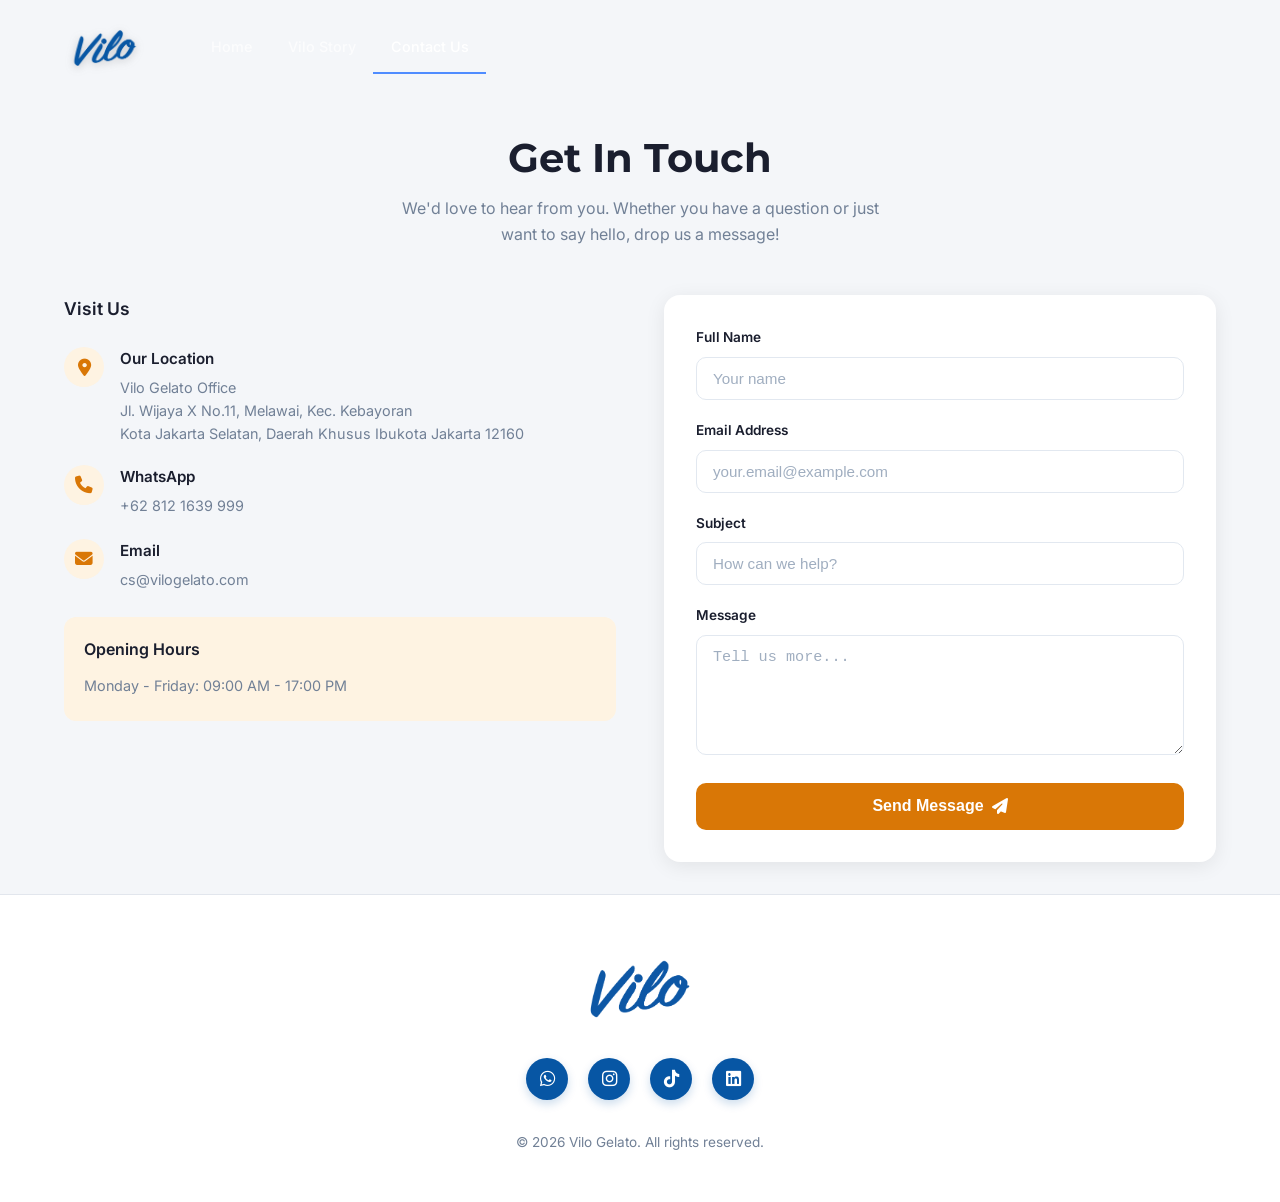
<file: contact.html>
<!DOCTYPE html>
<html lang="en">
<head>
    <meta charset="UTF-8">
    <meta name="viewport" content="width=device-width, initial-scale=1.0">
    <meta name="description" content="Contact Us - VIMS">
    <title>Contact Us - VIMS</title>
    
    <link rel="preconnect" href="https://fonts.googleapis.com">
    <link rel="preconnect" href="https://fonts.gstatic.com" crossorigin>
    <link href="https://fonts.googleapis.com/css2?family=Inter:wght@300;400;500;600;700&family=Playfair+Display:wght@400;500;600;700&family=Montserrat:wght@400;500;600&display=swap" rel="stylesheet">
    
    <link href="https://cdnjs.cloudflare.com/ajax/libs/font-awesome/6.4.0/css/all.min.css" rel="stylesheet">
    
    <link rel="stylesheet" href="css/style.css">
</head>
<body>
    <div class="vims-mobile-topbar" id="vims-mobile-topbar">
        <a href="index.html" class="vims-brand-link" aria-label="Home">
            <img src="images/logo.svg" alt="VILO" class="vims-mobile-logo">
        </a>
        <button class="vims-hamburger" id="vims-hamburger" aria-label="Toggle menu" title="Menu">
            <i class="fas fa-bars"></i>
        </button>
    </div>

    <nav class="vims-navbar" id="vims-navbar">
        <div class="vims-navbar-inner">
            <div class="vims-brand vims-desktop-brand">
                <a href="index.html" class="vims-brand-link" aria-label="Home">
                    <img src="images/logo.svg" alt="VILO" class="vims-brand-logo">
                </a>
            </div>

            <div class="vims-menu">
                <div class="vims-nav-root">
                    <a href="index.html" class="vims-nav-link">Home</a>
                </div>
                <div class="vims-nav-root">
                    <a href="story.html" class="vims-nav-link">Vilo Story</a>
                </div>
                <div class="vims-nav-root active">
                    <a href="contact.html" class="vims-nav-link">Contact Us</a>
                </div>
            </div>
        </div>
    </nav>

    <div class="vims-overlay" id="vims-overlay"></div>

    <div class="vims-main" style="padding-top: 100px;">
        <div class="contact-container">
            <div class="contact-header">
                <h1>Get In Touch</h1>
                <p>We'd love to hear from you. Whether you have a question or just want to say hello, drop us a message!</p>
            </div>

            <div class="contact-grid">
                <div class="contact-info-section">
                    <h3>Visit Us</h3>

                    <div class="contact-item">
                        <div class="contact-icon">
                            <i class="fas fa-map-marker-alt"></i>
                        </div>
                        <div class="contact-details">
                            <h4>Our Location</h4>
                            <p>Vilo Gelato Office<br>Jl. Wijaya X No.11, Melawai, Kec. Kebayoran<br>Kota Jakarta Selatan, Daerah Khusus Ibukota Jakarta 12160</p>
                        </div>
                    </div>

                    <div class="contact-item">
                        <div class="contact-icon">
                            <i class="fas fa-phone"></i>
                        </div>
                        <div class="contact-details">
                            <h4>WhatsApp</h4>
                            <a href="https://wa.me/628121639999" target="_blank">+62 812 1639 999</a>
                        </div>
                    </div>

                    <div class="contact-item">
                        <div class="contact-icon">
                            <i class="fas fa-envelope"></i>
                        </div>
                        <div class="contact-details">
                            <h4>Email</h4>
                            <a href="mailto:cs@vilogelato.com">cs@vilogelato.com</a>
                        </div>
                    </div>

                    <div class="opening-hours">
                        <h4>Opening Hours</h4>
                        <p>Monday - Friday: 09:00 AM - 17:00 PM</p>
                    </div>
                </div>

                <div class="contact-form-section">
                    <div class="contact-form-card">
                        <form action="#" method="POST">
                            <div class="form-group">
                                <label for="name">Full Name</label>
                                <input type="text" id="name" name="name" placeholder="Your name" required>
                            </div>

                            <div class="form-group">
                                <label for="email">Email Address</label>
                                <input type="email" id="email" name="email" placeholder="your.email@example.com" required>
                            </div>

                            <div class="form-group">
                                <label for="subject">Subject</label>
                                <input type="text" id="subject" name="subject" placeholder="How can we help?">
                            </div>

                            <div class="form-group">
                                <label for="message">Message</label>
                                <textarea id="message" name="message" placeholder="Tell us more..." required></textarea>
                            </div>

                            <button type="submit" class="submit-btn">
                                Send Message
                                <i class="fas fa-paper-plane"></i>
                            </button>
                        </form>
                    </div>
                </div>
            </div>
        </div>
    </div>

    <footer class="vims-footer">
        <div class="vims-main" style="padding: 0 2.5rem;">
            <img src="images/logo.svg" class="vims-footer-logo" alt="Vilo Logo">
            <div class="vims-footer-socials">
                <a href="https://api.whatsapp.com/send/?phone=628161639999" target="_blank" aria-label="WhatsApp"><i class="fab fa-whatsapp"></i></a>
                <a href="https://www.instagram.com/vilogelato/" target="_blank" aria-label="Instagram"><i class="fab fa-instagram"></i></a>
                <a href="https://tiktok.com/vilogelato" target="_blank" aria-label="TikTok"><i class="fab fa-tiktok"></i></a>
                <a href="https://www.linkedin.com/company/vilo-gelato01/" target="_blank" aria-label="LinkedIn"><i class="fab fa-linkedin"></i></a>
            </div>
            <p class="vims-footer-copy">© 2026 Vilo Gelato. All rights reserved.</p>
        </div>
    </footer>

    <script src="js/script.js"></script>
</body>
</html>
</file>
<file: css/style.css>
:root {
    --vims-primary: #1a1e2e;
    --vims-primary-light: #252a3a;
    --vims-accent: #4f8cff;
    --vims-accent-hover: #6da0ff;
    --vims-accent-subtle: rgba(79, 140, 255, 0.08);
    --vims-bg: #f4f6f9;
    --vims-card: #ffffff;
    --vims-border: #e2e6ed;
    --vims-text: #2d3748;
    --vims-text-light: #718096;
    --vims-text-muted: #a0aec0;
    --vims-success: #48bb78;
    --vims-shadow: 0 1px 3px rgba(0, 0, 0, 0.06), 0 1px 2px rgba(0, 0, 0, 0.04);
    --vims-shadow-lg: 0 10px 25px rgba(0, 0, 0, 0.08);
    --vims-radius: 8px;
    --vims-transition: 0.2s cubic-bezier(0.4, 0, 0.2, 1);
    --vims-dropdown-bg: #252a3a;
    --vims-dropdown-text: #E6EAF2;
    --vims-dropdown-hover-bg: rgba(255, 255, 255, 0.06);
    --vims-submenu-bg: rgba(255, 255, 255, 0.04);
    --vims-gold: #b88a44;
}

* {
    margin: 0;
    padding: 0;
    box-sizing: border-box;
}

body {
    font-family: 'Inter', -apple-system, BlinkMacSystemFont, 'Segoe UI', Roboto, sans-serif;
    background-color: var(--vims-bg);
    color: var(--vims-text);
    line-height: 1.6;
    -webkit-font-smoothing: antialiased;
}

h1,
.vims-h1 {
    font-family: 'Avenir Next', 'Avenir', 'Montserrat', sans-serif;
    font-weight: 700;
    font-size: 2rem;
    color: var(--vims-primary);
    line-height: 1.3;
}

h2 {
    font-size: 1.5rem;
    font-weight: 600;
    color: var(--vims-primary);
}

h3 {
    font-size: 1.25rem;
    font-weight: 600;
    color: var(--vims-primary);
}

.vims-navbar {
    background: transparent;
    border-bottom: none;
    position: fixed;
    width: 100%;
    top: 0;
    z-index: 999;
    transition: background-color 0.3s ease, box-shadow 0.3s ease, padding 0.3s ease;
}

.vims-navbar.scrolled {
    background: rgba(26, 30, 46, 0.95);
    backdrop-filter: blur(10px);
    -webkit-backdrop-filter: blur(10px);
    box-shadow: 0 4px 20px rgba(0, 0, 0, 0.2);
}

.vims-mobile-topbar {
    display: none;
}

.vims-navbar-inner {
    display: flex;
    align-items: center;
    padding: 1rem 3rem;
    overflow: visible;
}

.vims-brand {
    display: flex;
    align-items: center;
    gap: 0.75rem;
    padding-right: 1rem;
    margin-right: 1rem;
    border-right: none;
}

.vims-brand-logo {
    height: 64px;
    width: auto;
    display: block;
    filter: drop-shadow(0 2px 4px rgba(96, 96, 96, 0.293));
}

.vims-menu {
    display: flex;
    align-items: stretch;
    gap: 0;
    flex: 1;
}

.vims-nav-root {
    position: relative;
}

.vims-nav-root>.vims-nav-link {
    display: flex;
    align-items: center;
    gap: 0.4rem;
    padding: 0.85rem 1.1rem;
    color: rgba(255, 255, 255, 0.7);
    text-decoration: none;
    font-size: 0.9rem;
    font-weight: 500;
    white-space: nowrap;
    transition: var(--vims-transition);
    border-bottom: 2px solid transparent;
}

.vims-nav-root>.vims-nav-link:hover,
.vims-nav-root.active>.vims-nav-link {
    color: #fff;
    background: transparent;
    border-bottom-color: var(--vims-accent);
}

.vims-main {
    width: 100%;
    margin: 0;
    padding: 0;
}

.vims-container {
    max-width: 960px;
    margin: 0 auto;
    padding: 2rem;
}

@media (max-width: 768px) {
    .vims-mobile-topbar {
        display: flex;
        justify-content: space-between;
        align-items: center;
        padding: 1rem 1.5rem;
        position: fixed;
        width: 100%;
        top: 0;
        z-index: 1000;
        transition: background-color 0.3s ease;
    }

    .vims-mobile-topbar.scrolled {
        background: rgba(26, 30, 46, 0.95);
        backdrop-filter: blur(10px);
        -webkit-backdrop-filter: blur(10px);
        box-shadow: 0 4px 20px rgba(0, 0, 0, 0.2);
    }

    .vims-mobile-logo {
    height: 36px;
    width: auto;
    filter: drop-shadow(0 2px 4px rgba(0, 0, 0, 0.3));
}

    .vims-desktop-brand {
        display: none !important;
    }

    .vims-hamburger {
        display: block;
        color: #fff;
        font-size: 1.5rem;
        background: none;
        border: none;
    }

    .vims-navbar {
        position: fixed;
        top: 0;
        left: -300px;
        width: 300px;
        height: 100vh;
        background: var(--vims-card);
        border-right: 1px solid var(--vims-border);
        box-shadow: var(--vims-shadow-lg);
        transition: left 0.3s ease;
        z-index: 1001;
        overflow-y: auto;
    }

    .vims-navbar.mobile-open {
        left: 0;
    }

    .vims-navbar-inner {
        flex-direction: column;
        padding: 0;
    }

    .vims-nav-root>.vims-nav-link {
        color: var(--vims-text);
        padding: 0.85rem 1.25rem;
        border-bottom: 1px solid var(--vims-border);
        border-left: 3px solid transparent;
    }

    .vims-nav-root.active>.vims-nav-link {
        color: var(--vims-accent);
        border-left-color: var(--vims-accent);
        background: var(--vims-accent-subtle);
        border-bottom-color: var(--vims-border);
    }
}

.vims-overlay {
    display: none;
    position: fixed;
    inset: 0;
    top: 0;
    background: rgba(0, 0, 0, 0.3);
    z-index: 1000;
}

.vims-overlay.active {
    display: block;
}

.vims-footer {
    background: var(--vims-card);
    border-top: 1px solid var(--vims-border);
    padding: 4rem 0 3rem;
    text-align: center;
}

.vims-footer-logo {
    height: 60px;
    width: auto;
    margin-bottom: 2rem;
    transition: var(--vims-transition);
}

.vims-footer-socials {
    display: flex;
    justify-content: center;
    gap: 1.25rem;
    margin-bottom: 2rem;
}

.vims-footer-socials a {
    display: flex;
    align-items: center;
    justify-content: center;
    width: 42px;
    height: 42px;
    background: #0756a4;
    color: #fff;
    border-radius: 50%;
    font-size: 1.1rem;
    transition: var(--vims-transition);
    box-shadow: 0 4px 10px rgba(7, 86, 164, 0.2);
    text-decoration: none;
}

.vims-footer-socials a:hover {
    transform: translateY(-3px);
    box-shadow: 0 6px 15px rgba(7, 86, 164, 0.35);
    background: #064583;
    color: #fff;
}

.vims-footer-copy {
    font-size: 0.85rem;
    color: var(--vims-text-light);
}

.hero-section {
    position: relative;
    height: 100vh;
    width: 100%;
    display: flex;
    align-items: center;
    justify-content: center;
    text-align: center;
    background-color: var(--vims-primary);
    color: #ffffff;
    overflow: hidden;
}

.hero-bg {
    position: absolute;
    top: 0;
    left: 0;
    width: 100%;
    height: 100%;
    object-fit: cover;
    z-index: 1;
    opacity: 0;
    transition: opacity 1.5s ease-in-out;
}

.hero-bg.is-active {
    opacity: 1;
    animation: heroKenBurns 20s ease-in-out infinite;
}

.hero-overlay {
    position: absolute;
    top: 0;
    left: 0;
    width: 100%;
    height: 100%;
    background: linear-gradient(to bottom, rgba(0, 0, 0, 0.5) 0%, rgba(0, 0, 0, 0.2) 100%);
    z-index: 2;
}

.hero-content {
    position: relative;
    z-index: 3;
    max-width: 800px;
    padding: 2rem;
    opacity: 0;
    transform: translateY(24px);
    transition: opacity 700ms ease, transform 700ms ease;
}
.hero-content.show {
    opacity: 1;
    transform: translateY(0);
}

.hero-section .display-2 {
    font-family: 'Avenir Next', 'Avenir', 'Montserrat', sans-serif;
    font-size: 3.5rem;
    color: #ffffff;
    margin-bottom: 1rem;
    text-shadow: 0 2px 4px rgba(0, 0, 0, 0.3);
}

.hero-section .lead {
    font-size: 1.25rem;
    color: rgba(255, 255, 255, 0.9);
    margin-top: .5rem;
    text-shadow: 0 1px 2px rgba(0, 0, 0, 0.3);
}

.judul article .display-2 {
    font-family: 'Avenir Next', 'Avenir', 'Montserrat', sans-serif;
}



.btn {
    display: inline-block;
    margin-top: 1.5rem;
    padding: .75rem 2rem;
    border-radius: 999px;
    text-decoration: none;
    font-size: .95rem;
    font-weight: 500;
    transition: var(--vims-transition);
}

.btn--outline {
    border: 2px solid #ffffff;
    color: #ffffff;
    background: rgba(255, 255, 255, 0.1);
    backdrop-filter: blur(4px);
}

.btn--outline:hover {
    background: #ffffff;
    color: var(--vims-primary);
}

.article-slide {
    padding: 4rem 0;
    margin-bottom: 2rem;
}

.as-grid {
    display: grid;
    grid-template-columns: 1fr 1.25fr;
    gap: 3rem;
    align-items: start;
}

.text-slider {
    position: relative;
    padding-right: 2rem;
}

.text-slide {
    opacity: 0;
    position: absolute;
    top: 0;
    width: 100%;
    transition: opacity .5s ease;
}

.text-slide.is-active {
    opacity: 1;
    position: relative;
}

.badge {
    font-size: .85rem;
    font-weight: 700;
    color: #0756a4;
    text-transform: uppercase;
    letter-spacing: 0.5px;
    margin-bottom: 0.5rem;
    display: block;
    padding: 0;
    background: transparent;
}

.text-slide h2 {
    font-family: 'Inter', system-ui, -apple-system, sans-serif;
    font-size: 2.8rem;
    font-weight: 900;
    color: var(--vims-primary);
    margin-bottom: 1.2rem;
    line-height: 1.1;
}

.muted {
    color: var(--vims-text-light);
    font-size: 1.05rem;
    line-height: 1.6;
}

.image-slider-wrapper {
    position: relative;
    align-self: center;
}

.image-slider {
    position: relative;
    aspect-ratio: 16/10;
    border-radius: 16px;
    overflow: hidden;
    box-shadow: 0 4px 20px rgba(0, 0, 0, 0.1);
}

.image-slide {
    opacity: 0;
    position: absolute;
    top: 0;
    left: 0;
    width: 100%;
    height: 100%;
    transition: opacity .5s ease;
}

.image-slide.is-active {
    opacity: 1;
}

.image-slide img {
    width: 100%;
    height: 100%;
    object-fit: cover;
}

.slider-dots {
    display: flex;
    justify-content: center;
    gap: 8px;
    margin-top: 1rem;
}

.slider-dots .dot {
    width: 6px;
    height: 6px;
    border-radius: 50%;
    background: #cbd5e1;
    cursor: pointer;
    transition: background 0.3s ease;
}

.slider-dots .dot.active {
    background: #475569;
}

.vilo-stats {
    padding: 2rem 0 1rem;
}

.stats-grid {
    display: grid;
    grid-template-columns: repeat(4, 1fr);
    gap: 1rem;
}

.stat {
    text-align: center;
    padding: 1rem;
    opacity: 0;
    transform: translateY(30px);
    transition: opacity 0.8s ease, transform 0.8s ease;
}

.stat.is-visible {
    opacity: 1;
    transform: translateY(0);
}

.stat-number {
    font-size: 4rem;
    font-weight: 700;
    color: var(--vims-gold);
    margin-bottom: 0.5rem;
    font-family: 'Avenir', 'Montserrat';
    line-height: 1;
}

.stat-label {
    font-size: .85rem;
    color: var(--vims-text-light);
}

@media(max-width:768px) {
    .as-grid {
        grid-template-columns: 1fr;
    }
    .stats-grid {
        grid-template-columns: repeat(2, 1fr);
    }
}

.story-wrap {max-width:1100px;margin:0 auto}
.title-section {text-align:center;margin:1.25rem 0 1.5rem}
.title-section .serif-title {font-family:'Avenir Next','Avenir','Montserrat',sans-serif;font-size:2rem;color:var(--vims-primary)}
.subtitle-top {letter-spacing:.2em;text-transform:uppercase;font-size:.7rem;color:var(--vims-text-light)}
.story-slide {display:grid;grid-template-columns:1.1fr 1fr;gap:2rem;align-items:center;margin:1.25rem 0}
.slide-title {font-family:'Avenir Next','Avenir','Montserrat',sans-serif;font-size:2rem;color:#111}
.slide-title strong {font-weight:700}
.slide-body {color:#333;line-height:1.8;max-width:560px}
.slide-media {border:1px solid var(--vims-border);border-radius:10px;overflow:hidden}
.slide-media img {display:block;width:100%;height:420px;object-fit:cover}
.slide-nav {display:flex;gap:.5rem;margin-top:1rem}
.slide-btn {width:42px;height:42px;border:1px solid #111;background:#fff;color:#111;border-radius:4px;display:inline-flex;align-items:center;justify-content:center;cursor:pointer}
.slide-btn:hover {background:#111;color:#fff}
.sr {position:absolute;width:1px;height:1px;overflow:hidden;clip:rect(0,0,0,0)}
.story-hero {display:grid;grid-template-columns:1.2fr 1fr;gap:1.5rem;align-items:start;margin-bottom:1.75rem}
.story-hero .hero-img {border-radius:12px;overflow:hidden;border:1px solid var(--vims-border)}
.story-hero .hero-img img {width:100%;height:100%;object-fit:cover;display:block}
.story-hero .hero-text {max-width:520px;margin:2rem auto}
.story-hero .hero-text p {color:var(--vims-text);line-height:1.85;margin:.6rem 0}
.story-two {display:grid;grid-template-columns:1fr 1fr;gap:1.5rem;align-items:start;margin:1.5rem 0}
.story-two .text p {line-height:1.85;margin:1.5rem 0}
.story-two .img {border-radius:12px;overflow:hidden;border:1px solid var(--vims-border)}
.story-two .img img {width:100%;height:380px;object-fit:cover;display:block}
@media(max-width:900px){.story-hero{grid-template-columns:1fr}.story-two{grid-template-columns:1fr}}

.contact-container {
    max-width: 1200px;
    margin: 0 auto;
    padding: 2rem 1.5rem;
}

.contact-header {
    text-align: center;
    margin-bottom: 3rem;
}

.contact-header h1 {
    font-family: 'Avenir', 'Montserrat';
    font-size: 2.5rem;
    color: #1a1e2e;
    margin-bottom: 0.75rem;
}

.contact-header p {
    color: #718096;
    font-size: 1rem;
    max-width: 500px;
    margin: 0 auto;
    line-height: 1.6;
}

.contact-grid {
    display: grid;
    grid-template-columns: 1fr 1fr;
    gap: 3rem;
    align-items: start;
}

.contact-info-section h3 {
    font-size: 1.1rem;
    font-weight: 600;
    color: #1a1e2e;
    margin-bottom: 1.5rem;
}

.contact-item {
    display: flex;
    gap: 1rem;
    margin-bottom: 1.25rem;
    align-items: flex-start;
}

.contact-icon {
    width: 40px;
    height: 40px;
    background: #fef3e2;
    border-radius: 50%;
    display: flex;
    align-items: center;
    justify-content: center;
    flex-shrink: 0;
}

.contact-icon i {
    color: #d97706;
    font-size: 1.1rem;
}

.contact-details h4 {
    font-size: 0.95rem;
    font-weight: 600;
    color: #1a1e2e;
    margin-bottom: 0.25rem;
}

.contact-details p,
.contact-details a {
    font-size: 0.9rem;
    color: #718096;
    margin: 0;
    text-decoration: none;
}

.contact-details a:hover {
    color: #0756a4;
}

.opening-hours {
    background: #fef3e2;
    border-radius: 12px;
    padding: 1.25rem;
    margin-top: 1.5rem;
}

.opening-hours h4 {
    font-size: 1rem;
    font-weight: 600;
    color: #1a1e2e;
    margin-bottom: 0.75rem;
}

.opening-hours p {
    font-size: 0.9rem;
    color: #718096;
    margin: 0.25rem 0;
}

.contact-form-card {
    background: #ffffff;
    border-radius: 16px;
    padding: 2rem;
    box-shadow: 0 4px 20px rgba(0, 0, 0, 0.08);
}

.form-group {
    margin-bottom: 1.25rem;
}

.form-group label {
    display: block;
    font-size: 0.85rem;
    font-weight: 600;
    color: #1a1e2e;
    margin-bottom: 0.5rem;
}

.form-group input,
.form-group textarea {
    width: 100%;
    padding: 0.75rem 1rem;
    border: 1px solid #e2e8f0;
    border-radius: 10px;
    font-size: 0.95rem;
    color: #1a1e2e;
    background: #ffffff;
    transition: border-color 0.2s ease, box-shadow 0.2s ease;
}

.form-group input:focus,
.form-group textarea:focus {
    outline: none;
    border-color: #0756a4;
    box-shadow: 0 0 0 3px rgba(7, 86, 164, 0.1);
}

.form-group input::placeholder,
.form-group textarea::placeholder {
    color: #a0aec0;
}

.form-group textarea {
    min-height: 120px;
    resize: vertical;
}

.submit-btn {
    width: 100%;
    background: #d97706;
    color: #ffffff;
    border: none;
    padding: 0.9rem 1.5rem;
    border-radius: 10px;
    font-size: 1rem;
    font-weight: 600;
    cursor: pointer;
    transition: background-color 0.2s ease, transform 0.1s ease;
    display: flex;
    align-items: center;
    justify-content: center;
    gap: 0.5rem;
}

.submit-btn:hover {
    background: #b45309;
}

.submit-btn:active {
    transform: scale(0.98);
}

@media (max-width: 768px) {
    .contact-grid {
        grid-template-columns: 1fr;
        gap: 2rem;
    }
    .contact-header h1 {
        font-size: 2rem;
    }
}

.visit-stores {
    padding: 4rem 0;
    text-align: center;
}

.stores-grid {
    display: grid;
    grid-template-columns: repeat(3, 1fr);
    gap: 1.5rem;
    margin-top: 2rem;
}

.store-card {
    position: relative;
    border-radius: 20px;
    overflow: hidden;
    aspect-ratio: 4/3;
    cursor: pointer;
    box-shadow: 0 4px 15px rgba(0, 0, 0, 0.1);
    transition: transform 0.3s ease;
}

.store-card:hover {
    transform: translateY(-5px);
}

.store-card img {
    width: 100%;
    height: 100%;
    object-fit: cover;
    transition: transform 0.5s ease;
}

.store-card:hover img {
    transform: scale(1.1);
}

.store-overlay {
    position: absolute;
    inset: 0;
    background: linear-gradient(to top, rgba(0, 0, 0, 0.7) 0%, rgba(0, 0, 0, 0.668) 50%, transparent 100%);
    opacity: 0;
    transition: opacity 0.3s ease;
    display: flex;
    flex-direction: column;
    justify-content: flex-end;
    padding: 1.5rem;
    text-align: left;
}

.store-card:hover .store-overlay {
    opacity: 1;
}

.store-overlay h3 {
    color: #fff;
    font-size: 1.25rem;
    margin-bottom: 0.25rem;
    font-family: 'Avenir', 'Montserrat', sans-serif;
}

.store-overlay p {
    color: rgba(255, 255, 255, 0.9);
    font-size: 0.9rem;
    margin: 0;
}

.expand-btn {
    margin-top: 2.5rem;
    background: none;
    border: none;
    color: #0756a4;
    font-size: 1rem;
    font-weight: 600;
    cursor: pointer;
    display: inline-flex;
    align-items: center;
    gap: 0.5rem;
    transition: color 0.2s ease;
}

.expand-btn:hover {
    color: #05417c;
}

.expand-btn i {
    font-size: 1.1rem;
}

#outlets-grid {
    display: none;
    grid-template-columns: repeat(3, 1fr);
    gap: 1.5rem;
    margin-top: 1.5rem;
    padding-top: 1.5rem;
    border-top: 1px solid var(--vims-border);
}

#outlets-grid.active {
    display: grid;
    animation: fadeIn 0.5s ease forwards;
}

@keyframes fadeIn {
    from { opacity: 0; transform: translateY(10px); }
    to { opacity: 1; transform: translateY(0); }
}

@media (max-width: 992px) {
    .stores-grid, #outlets-grid {
        grid-template-columns: repeat(2, 1fr);
    }
}

@media (max-width: 600px) {
    .stores-grid, #outlets-grid {
        grid-template-columns: 1fr;
    }
}

.px-3 {
    padding-left: 1rem;
    padding-right: 1rem;
}

.lead {
    color: var(--vims-text-light);
}
</file>
